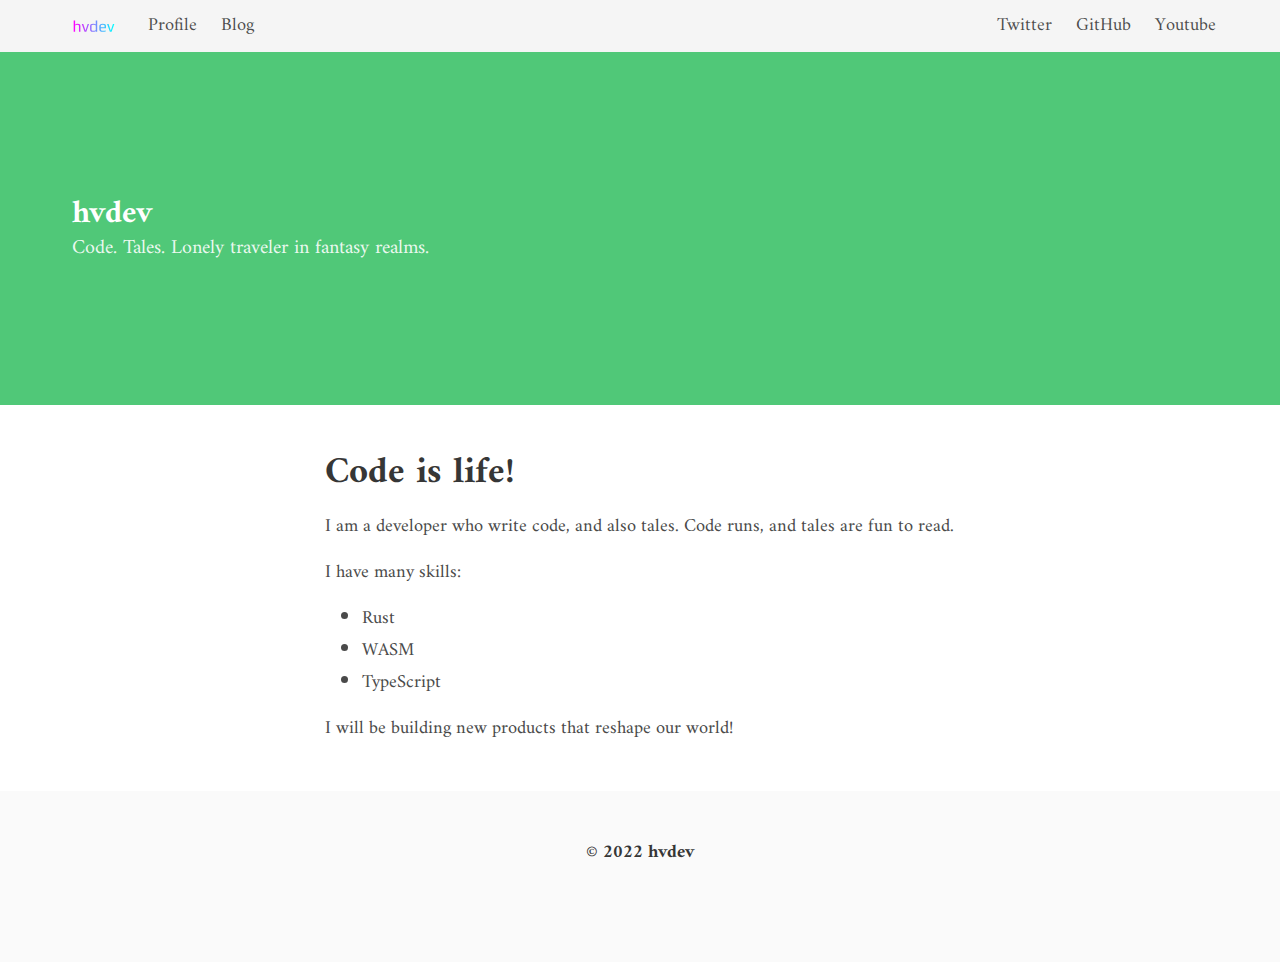
<file: index.html>
<!doctype html><html lang=en><head><meta charset=utf-8><meta content="IE=edge"http-equiv=X-UA-Compatible><meta content="width=device-width,initial-scale=1"name=viewport><title> hvdev </title><link href=/main.css rel=stylesheet><body><nav aria-label="main navigation" class="navbar is-light"role=navigation><div class=container><div class=navbar-brand><a class=navbar-item href=/> <img src=/hvdev.svg> </a><a aria-expanded=false aria-label=menu class=navbar-burger data-target=navbarBasicExample role=button> <span aria-hidden=true></span> <span aria-hidden=true></span> <span aria-hidden=true></span> </a></div><div class=navbar-menu id=navbarBasicExample><div class=navbar-start><a class=navbar-item href=/>Profile</a><a class=navbar-item href=/blog>Blog</a></div><div class=navbar-end><a class=navbar-item href=https://twitter.com/hvhvdevdev>Twitter</a><a class=navbar-item href=https://github.com/hvhvdevdev>GitHub</a><a class=navbar-item href=https://youtube.lab.hvdev.cc>Youtube</a></div></div></div></nav><script>document.addEventListener('DOMContentLoaded', () => {

        // Get all "navbar-burger" elements
        const $navbarBurgers = Array.prototype.slice.call(document.querySelectorAll('.navbar-burger'), 0);

        // Check if there are any navbar burgers
        if ($navbarBurgers.length > 0) {

            // Add a click event on each of them
            $navbarBurgers.forEach(el => {
                el.addEventListener('click', () => {

                    // Get the target from the "data-target" attribute
                    const target = el.dataset.target;
                    const $target = document.getElementById(target);

                    // Toggle the "is-active" class on both the "navbar-burger" and the "navbar-menu"
                    el.classList.toggle('is-active');
                    $target.classList.toggle('is-active');

                });
            });
        }

    });</script><section class="hero is-primary is-medium"><div class=hero-body><p class=title>hvdev<p class="subtitle is-family-secondary">Code. Tales. Lonely traveler in fantasy realms.</div></section><main class="main section"><div class=container><div class=columns><div class="column is-10 is-offset-1"><div class=columns><div class="content column is-8 is-offset-2 is-family-secondary"><h1>Code is life!</h1><p>I am a developer who write code, and also tales. Code runs, and tales are fun to read.<p>I have many skills:<ul><li>Rust<li>WASM<li>TypeScript</ul><p><p>I will be building new products that reshape our world!</div></div></div></div></div></main><footer class=footer><div class="content has-text-centered"><p><strong> © 2022 hvdev </strong></div></footer>
</file>
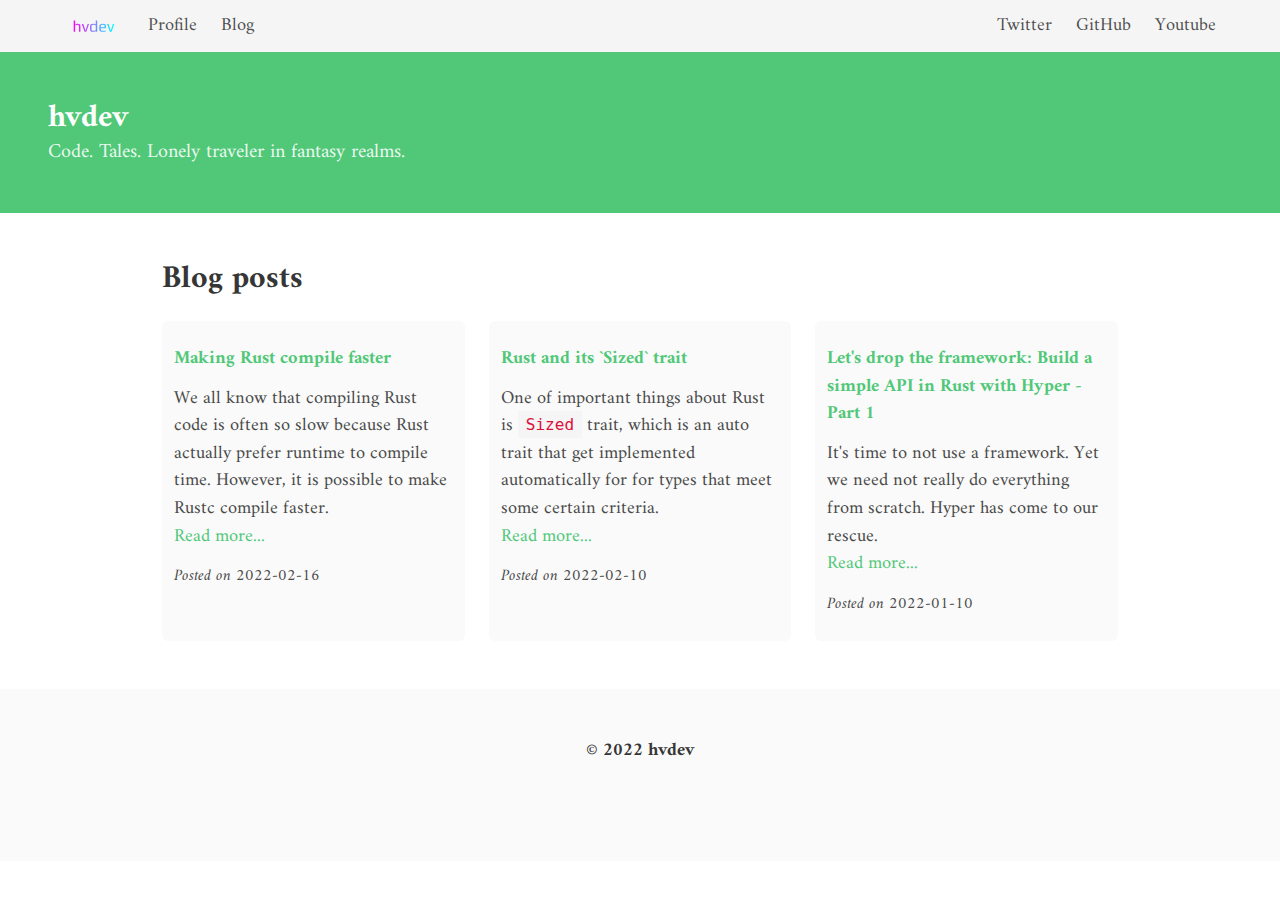
<file: blog/index.html>
<!doctype html><html lang=en><head><meta charset=utf-8><meta content="IE=edge"http-equiv=X-UA-Compatible><meta content="width=device-width,initial-scale=1"name=viewport><title> hvdev </title><link href=/main.css rel=stylesheet><body><nav aria-label="main navigation" class="navbar is-light"role=navigation><div class=container><div class=navbar-brand><a class=navbar-item href=/> <img src=/hvdev.svg> </a><a aria-expanded=false aria-label=menu class=navbar-burger data-target=navbarBasicExample role=button> <span aria-hidden=true></span> <span aria-hidden=true></span> <span aria-hidden=true></span> </a></div><div class=navbar-menu id=navbarBasicExample><div class=navbar-start><a class=navbar-item href=/>Profile</a><a class=navbar-item href=/blog>Blog</a></div><div class=navbar-end><a class=navbar-item href=https://twitter.com/hvhvdevdev>Twitter</a><a class=navbar-item href=https://github.com/hvhvdevdev>GitHub</a><a class=navbar-item href=https://youtube.lab.hvdev.cc>Youtube</a></div></div></div></nav><script>document.addEventListener('DOMContentLoaded', () => {

        // Get all "navbar-burger" elements
        const $navbarBurgers = Array.prototype.slice.call(document.querySelectorAll('.navbar-burger'), 0);

        // Check if there are any navbar burgers
        if ($navbarBurgers.length > 0) {

            // Add a click event on each of them
            $navbarBurgers.forEach(el => {
                el.addEventListener('click', () => {

                    // Get the target from the "data-target" attribute
                    const target = el.dataset.target;
                    const $target = document.getElementById(target);

                    // Toggle the "is-active" class on both the "navbar-burger" and the "navbar-menu"
                    el.classList.toggle('is-active');
                    $target.classList.toggle('is-active');

                });
            });
        }

    });</script><section class="hero is-primary"><div class=hero-body><p class=title>hvdev<p class="subtitle is-family-secondary">Code. Tales. Lonely traveler in fantasy realms.</div></section><main class="main section"><div class=container><div class=columns><div class="column is-10 is-offset-1"><h1 class=title>Blog posts</h1><div class="columns is-multiline"><div class="column is-one-third"><div class="box is-shadowless mx-0 px-0 has-background-white-bis p-3 py-5" style="height: 100%;"><p class=mb-3><a href=https://hvdev.cc/blog/rust-compile-faster/> <strong> Making Rust compile faster </strong></a><p><p>We all know that compiling Rust code is often so slow because Rust actually prefer runtime to compile time. However, it is possible to make Rustc compile faster.</p><a href=https://hvdev.cc/blog/rust-compile-faster/>Read more...</a><p><p class=mt-3><small><i>Posted on 2022-02-16</i></small></div></div><div class="column is-one-third"><div class="box is-shadowless mx-0 px-0 has-background-white-bis p-3 py-5" style="height: 100%;"><p class=mb-3><a href=https://hvdev.cc/blog/rust-sized-trait/> <strong> Rust and its `Sized` trait </strong></a><p><p>One of important things about Rust is <code>Sized</code> trait, which is an auto trait that get implemented automatically for for types that meet some certain criteria.</p><a href=https://hvdev.cc/blog/rust-sized-trait/>Read more...</a><p><p class=mt-3><small><i>Posted on 2022-02-10</i></small></div></div><div class="column is-one-third"><div class="box is-shadowless mx-0 px-0 has-background-white-bis p-3 py-5" style="height: 100%;"><p class=mb-3><a href=https://hvdev.cc/blog/build-a-simple-api-rust-hyper/> <strong> Let's drop the framework: Build a simple API in Rust with Hyper - Part 1 </strong></a><p><p>It's time to not use a framework. Yet we need not really do everything from scratch. Hyper has come to our rescue.</p><a href=https://hvdev.cc/blog/build-a-simple-api-rust-hyper/>Read more...</a><p><p class=mt-3><small><i>Posted on 2022-01-10</i></small></div></div></div></div></div></div></main><footer class=footer><div class="content has-text-centered"><p><strong> © 2022 hvdev </strong></div></footer>
</file>
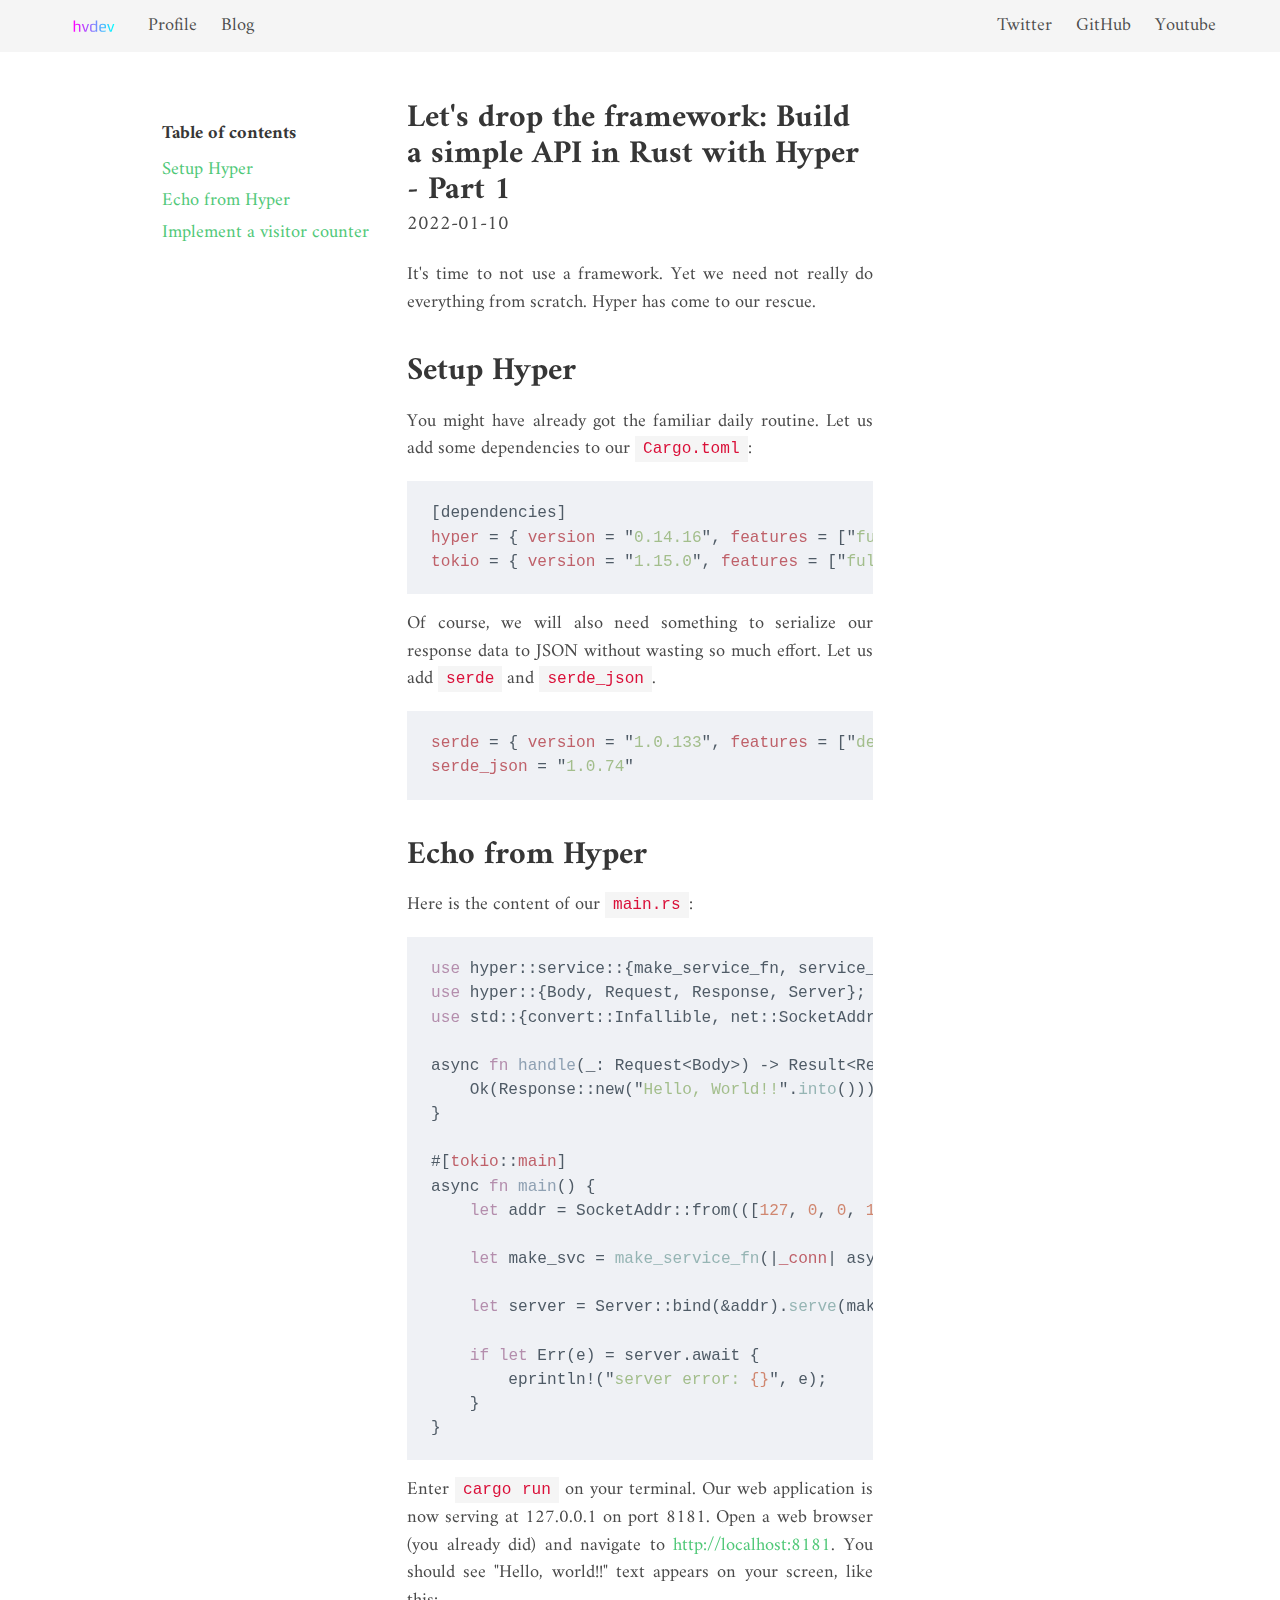
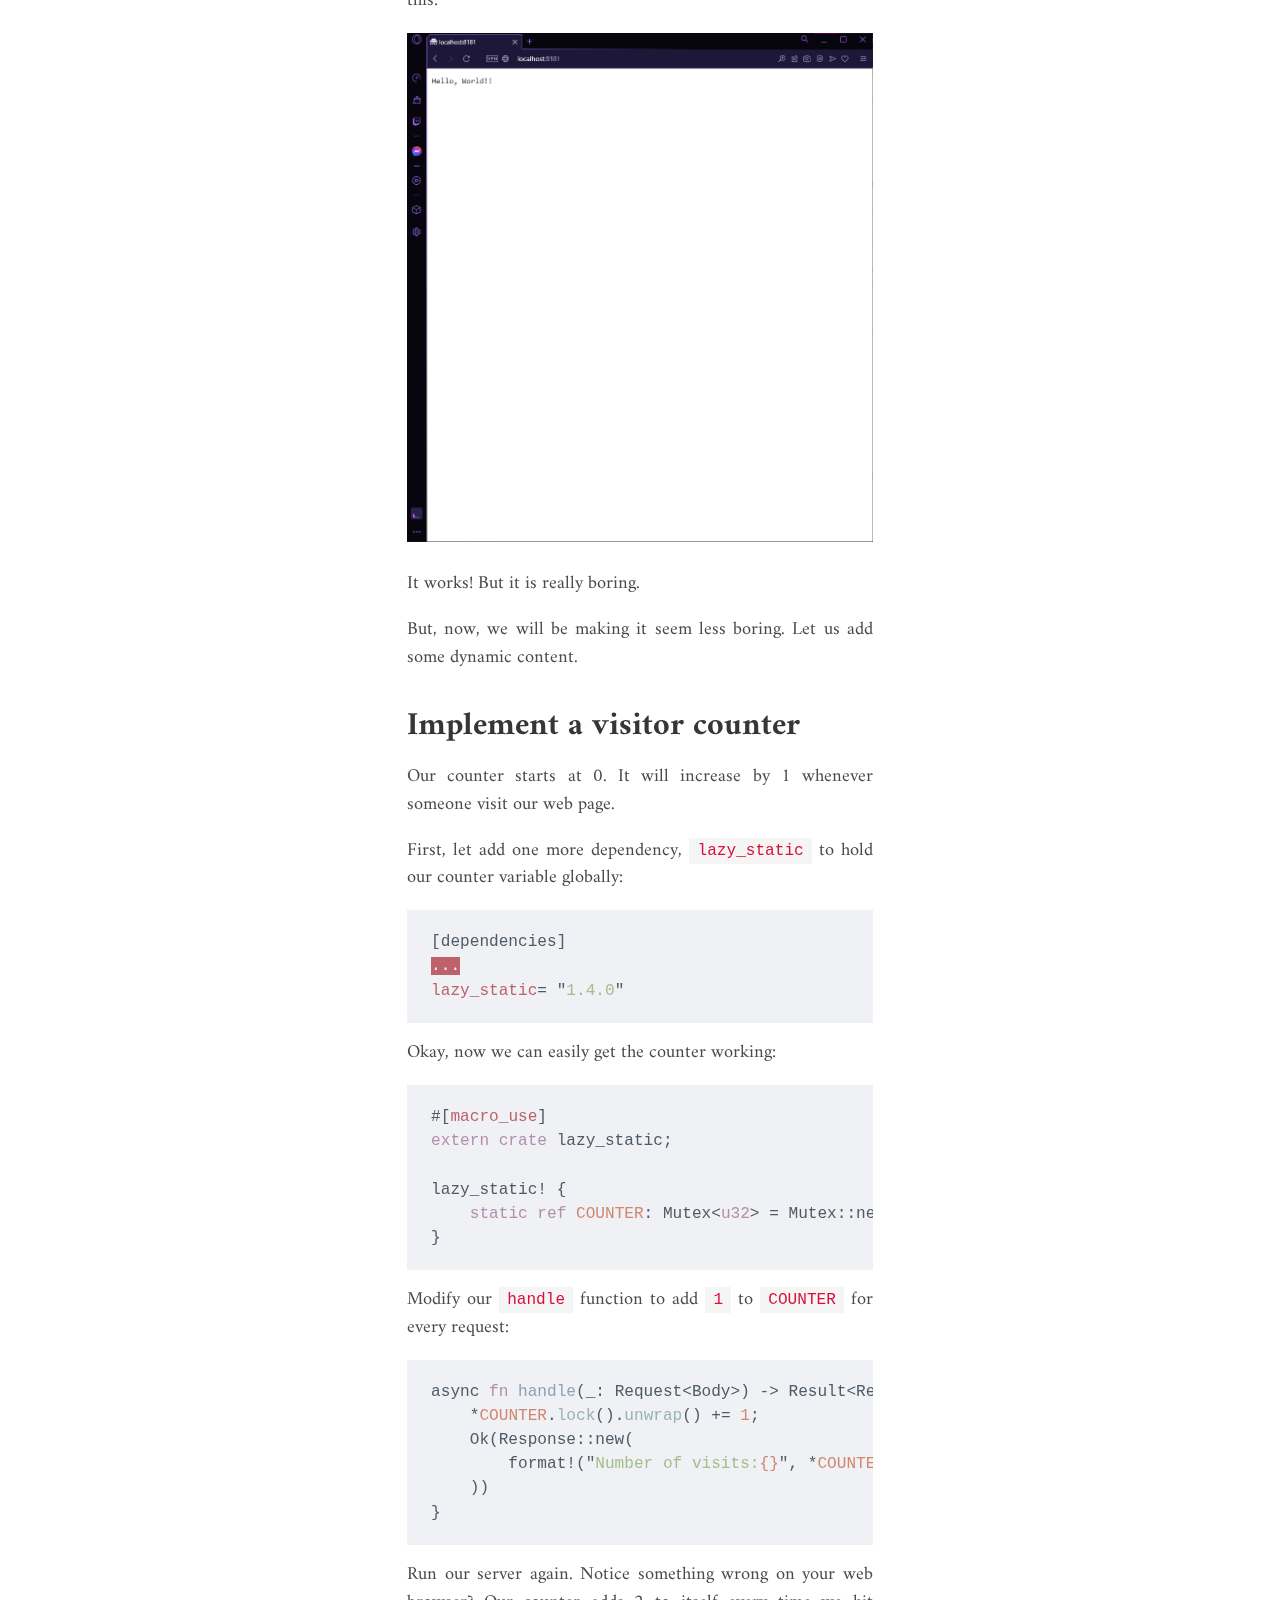
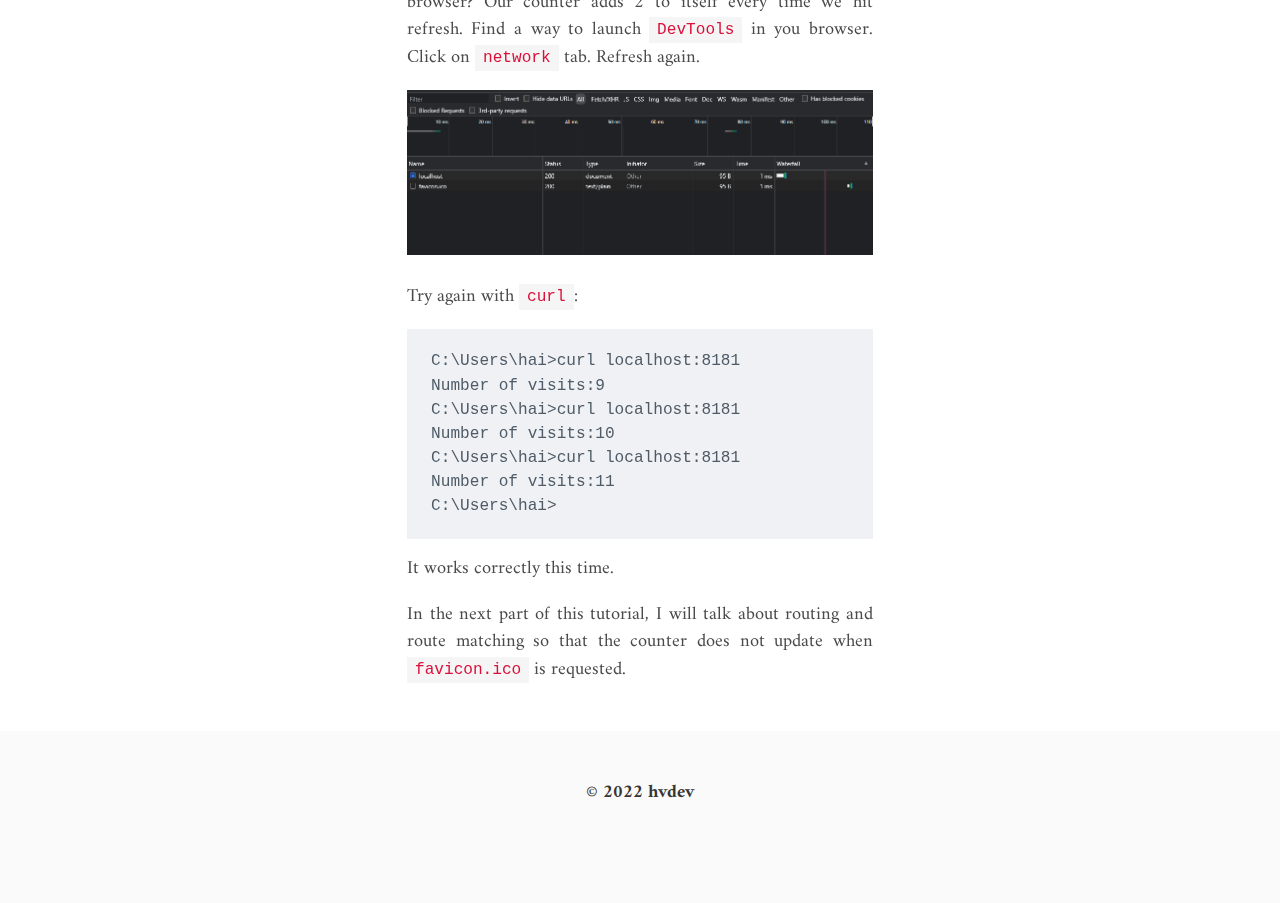
<file: blog/build-a-simple-api-rust-hyper/index.html>
<!doctype html><html lang=en><head><meta charset=utf-8><meta content="IE=edge"http-equiv=X-UA-Compatible><meta content="width=device-width,initial-scale=1"name=viewport><title> Let's drop the framework: Build a simple API in Rust with Hyper - Part 1 </title><link href=/main.css rel=stylesheet><body><nav aria-label="main navigation" class="navbar is-light"role=navigation><div class=container><div class=navbar-brand><a class=navbar-item href=/> <img src=/hvdev.svg> </a><a aria-expanded=false aria-label=menu class=navbar-burger data-target=navbarBasicExample role=button> <span aria-hidden=true></span> <span aria-hidden=true></span> <span aria-hidden=true></span> </a></div><div class=navbar-menu id=navbarBasicExample><div class=navbar-start><a class=navbar-item href=/>Profile</a><a class=navbar-item href=/blog>Blog</a></div><div class=navbar-end><a class=navbar-item href=https://twitter.com/hvhvdevdev>Twitter</a><a class=navbar-item href=https://github.com/hvhvdevdev>GitHub</a><a class=navbar-item href=https://youtube.lab.hvdev.cc>Youtube</a></div></div></div></nav><script>document.addEventListener('DOMContentLoaded', () => {

        // Get all "navbar-burger" elements
        const $navbarBurgers = Array.prototype.slice.call(document.querySelectorAll('.navbar-burger'), 0);

        // Check if there are any navbar burgers
        if ($navbarBurgers.length > 0) {

            // Add a click event on each of them
            $navbarBurgers.forEach(el => {
                el.addEventListener('click', () => {

                    // Get the target from the "data-target" attribute
                    const target = el.dataset.target;
                    const $target = document.getElementById(target);

                    // Toggle the "is-active" class on both the "navbar-burger" and the "navbar-menu"
                    el.classList.toggle('is-active');
                    $target.classList.toggle('is-active');

                });
            });
        }

    });</script><main class="main section"><div class=container><div class=columns><div class="column is-10 is-offset-1"><div class=columns><div class="column is-3"><div class="box is-shadowless px-0"><strong>Table of contents</strong><ul class="py-1 is-family-secondary"><li class=my-1><a href=https://hvdev.cc/blog/build-a-simple-api-rust-hyper/#setup-hyper>Setup Hyper</a><li class=my-1><a href=https://hvdev.cc/blog/build-a-simple-api-rust-hyper/#echo-from-hyper>Echo from Hyper</a><li class=my-1><a href=https://hvdev.cc/blog/build-a-simple-api-rust-hyper/#implement-a-visitor-counter>Implement a visitor counter</a></ul></div></div><div class="column is-6"><h1 class=title>Let's drop the framework: Build a simple API in Rust with Hyper - Part 1</h1><p class="subtitle is-small is-family-secondary">2022-01-10<div class="content has-text-justified is-family-secondary"><p>It's time to not use a framework. Yet we need not really do everything from scratch. Hyper has come to our rescue.</p><span id=continue-reading></span><h2 id=setup-hyper>Setup Hyper</h2><p>You might have already got the familiar daily routine. Let us add some dependencies to our <code>Cargo.toml</code>:<pre class=language-toml data-lang=toml style=background-color:#eff1f5;color:#4f5b66;><code class=language-toml data-lang=toml><span>[dependencies]
</span><span style=color:#bf616a;>hyper </span><span>= { </span><span style=color:#bf616a;>version </span><span>= "</span><span style=color:#a3be8c;>0.14.16</span><span>", </span><span style=color:#bf616a;>features </span><span>= ["</span><span style=color:#a3be8c;>full</span><span>"] }
</span><span style=color:#bf616a;>tokio </span><span>= { </span><span style=color:#bf616a;>version </span><span>= "</span><span style=color:#a3be8c;>1.15.0</span><span>", </span><span style=color:#bf616a;>features </span><span>= ["</span><span style=color:#a3be8c;>full</span><span>"] }
</span></code></pre><p>Of course, we will also need something to serialize our response data to JSON without wasting so much effort. Let us add <code>serde</code> and <code>serde_json</code>.<pre class=language-toml data-lang=toml style=background-color:#eff1f5;color:#4f5b66;><code class=language-toml data-lang=toml><span style=color:#bf616a;>serde </span><span>= { </span><span style=color:#bf616a;>version </span><span>= "</span><span style=color:#a3be8c;>1.0.133</span><span>", </span><span style=color:#bf616a;>features </span><span>= ["</span><span style=color:#a3be8c;>derive</span><span>"] }
</span><span style=color:#bf616a;>serde_json </span><span>= "</span><span style=color:#a3be8c;>1.0.74</span><span>"
</span></code></pre><h2 id=echo-from-hyper>Echo from Hyper</h2><p>Here is the content of our <code>main.rs</code>:<pre class=language-rust data-lang=rust style=background-color:#eff1f5;color:#4f5b66;><code class=language-rust data-lang=rust><span style=color:#b48ead;>use </span><span>hyper::service::{make_service_fn, service_fn};
</span><span style=color:#b48ead;>use </span><span>hyper::{Body, Request, Response, Server};
</span><span style=color:#b48ead;>use </span><span>std::{convert::Infallible, net::SocketAddr};
</span><span>
</span><span>async </span><span style=color:#b48ead;>fn </span><span style=color:#8fa1b3;>handle</span><span>(_: Request&LTBody>) -> Result&LTResponse&LTBody>, Infallible> {
</span><span>    Ok(Response::new("</span><span style=color:#a3be8c;>Hello, World!!</span><span>".</span><span style=color:#96b5b4;>into</span><span>()))
</span><span>}
</span><span>
</span><span>#[</span><span style=color:#bf616a;>tokio</span><span>::</span><span style=color:#bf616a;>main</span><span>]
</span><span>async </span><span style=color:#b48ead;>fn </span><span style=color:#8fa1b3;>main</span><span>() {
</span><span>    </span><span style=color:#b48ead;>let</span><span> addr = SocketAddr::from(([</span><span style=color:#d08770;>127</span><span>, </span><span style=color:#d08770;>0</span><span>, </span><span style=color:#d08770;>0</span><span>, </span><span style=color:#d08770;>1</span><span>], </span><span style=color:#d08770;>8181</span><span>));
</span><span>
</span><span>    </span><span style=color:#b48ead;>let</span><span> make_svc = </span><span style=color:#96b5b4;>make_service_fn</span><span>(|</span><span style=color:#bf616a;>_conn</span><span>| async { Ok::<_, Infallible>(</span><span style=color:#96b5b4;>service_fn</span><span>(handle)) });
</span><span>
</span><span>    </span><span style=color:#b48ead;>let</span><span> server = Server::bind(&addr).</span><span style=color:#96b5b4;>serve</span><span>(make_svc);
</span><span>
</span><span>    </span><span style=color:#b48ead;>if let </span><span>Err(e) = server.await {
</span><span>        eprintln!("</span><span style=color:#a3be8c;>server error: </span><span style=color:#d08770;>{}</span><span>", e);
</span><span>    }
</span><span>}
</span></code></pre><p>Enter <code>cargo run</code> on your terminal. Our web application is now serving at 127.0.0.1 on port 8181. Open a web browser (you already did) and navigate to <a href=http://localhost:8181>http://localhost:8181</a>. You should see "Hello, world!!" text appears on your screen, like this:<p><img alt="Hello, world!!"src=/img/hyperrs-img1.png><p>It works! But it is really boring.<p>But, now, we will be making it seem less boring. Let us add some dynamic content.<h2 id=implement-a-visitor-counter>Implement a visitor counter</h2><p>Our counter starts at 0. It will increase by 1 whenever someone visit our web page.<p>First, let add one more dependency, <code>lazy_static</code> to hold our counter variable globally:<pre class=language-toml data-lang=toml style=background-color:#eff1f5;color:#4f5b66;><code class=language-toml data-lang=toml><span>[dependencies]
</span><span style=background-color:#bf616a;color:#eff1f5;>...</span><span>
</span><span style=color:#bf616a;>lazy_static</span><span>= "</span><span style=color:#a3be8c;>1.4.0</span><span>"
</span></code></pre><p>Okay, now we can easily get the counter working:<pre class=language-rust data-lang=rust style=background-color:#eff1f5;color:#4f5b66;><code class=language-rust data-lang=rust><span>#[</span><span style=color:#bf616a;>macro_use</span><span>]
</span><span style=color:#b48ead;>extern crate</span><span> lazy_static;
</span><span>
</span><span>lazy_static! {
</span><span>    </span><span style=color:#b48ead;>static ref </span><span style=color:#d08770;>COUNTER</span><span>: Mutex<</span><span style=color:#b48ead;>u32</span><span>> = Mutex::new(</span><span style=color:#d08770;>0</span><span>);
</span><span>}
</span></code></pre><p>Modify our <code>handle</code> function to add <code>1</code> to <code>COUNTER</code> for every request:<pre class=language-rust data-lang=rust style=background-color:#eff1f5;color:#4f5b66;><code class=language-rust data-lang=rust><span>async </span><span style=color:#b48ead;>fn </span><span style=color:#8fa1b3;>handle</span><span>(_: Request&LTBody>) -> Result&LTResponse&LTBody>, Infallible> {
</span><span>    *</span><span style=color:#d08770;>COUNTER</span><span>.</span><span style=color:#96b5b4;>lock</span><span>().</span><span style=color:#96b5b4;>unwrap</span><span>() += </span><span style=color:#d08770;>1</span><span>;
</span><span>    Ok(Response::new(
</span><span>        format!("</span><span style=color:#a3be8c;>Number of visits:</span><span style=color:#d08770;>{}</span><span>", *</span><span style=color:#d08770;>COUNTER</span><span>.</span><span style=color:#96b5b4;>lock</span><span>().</span><span style=color:#96b5b4;>unwrap</span><span>()).</span><span style=color:#96b5b4;>into</span><span>(),
</span><span>    ))
</span><span>}
</span></code></pre><p>Run our server again. Notice something wrong on your web browser? Our counter adds 2 to itself every time we hit refresh. Find a way to launch <code>DevTools</code> in you browser. Click on <code>network</code> tab. Refresh again.<p><img alt="Hyper.rs network tab"src=/img/hyperrs-img2.png><p>Try again with <code>curl</code>:<pre class=language-text data-lang=text style=background-color:#eff1f5;color:#4f5b66;><code class=language-text data-lang=text><span>C:\Users\hai>curl localhost:8181
</span><span>Number of visits:9
</span><span>C:\Users\hai>curl localhost:8181
</span><span>Number of visits:10
</span><span>C:\Users\hai>curl localhost:8181
</span><span>Number of visits:11
</span><span>C:\Users\hai>
</span></code></pre><p>It works correctly this time.<p>In the next part of this tutorial, I will talk about routing and route matching so that the counter does not update when <code>favicon.ico</code> is requested.</div></div></div></div></div></div></main><footer class=footer><div class="content has-text-centered"><p><strong> © 2022 hvdev </strong></div></footer>
</file>
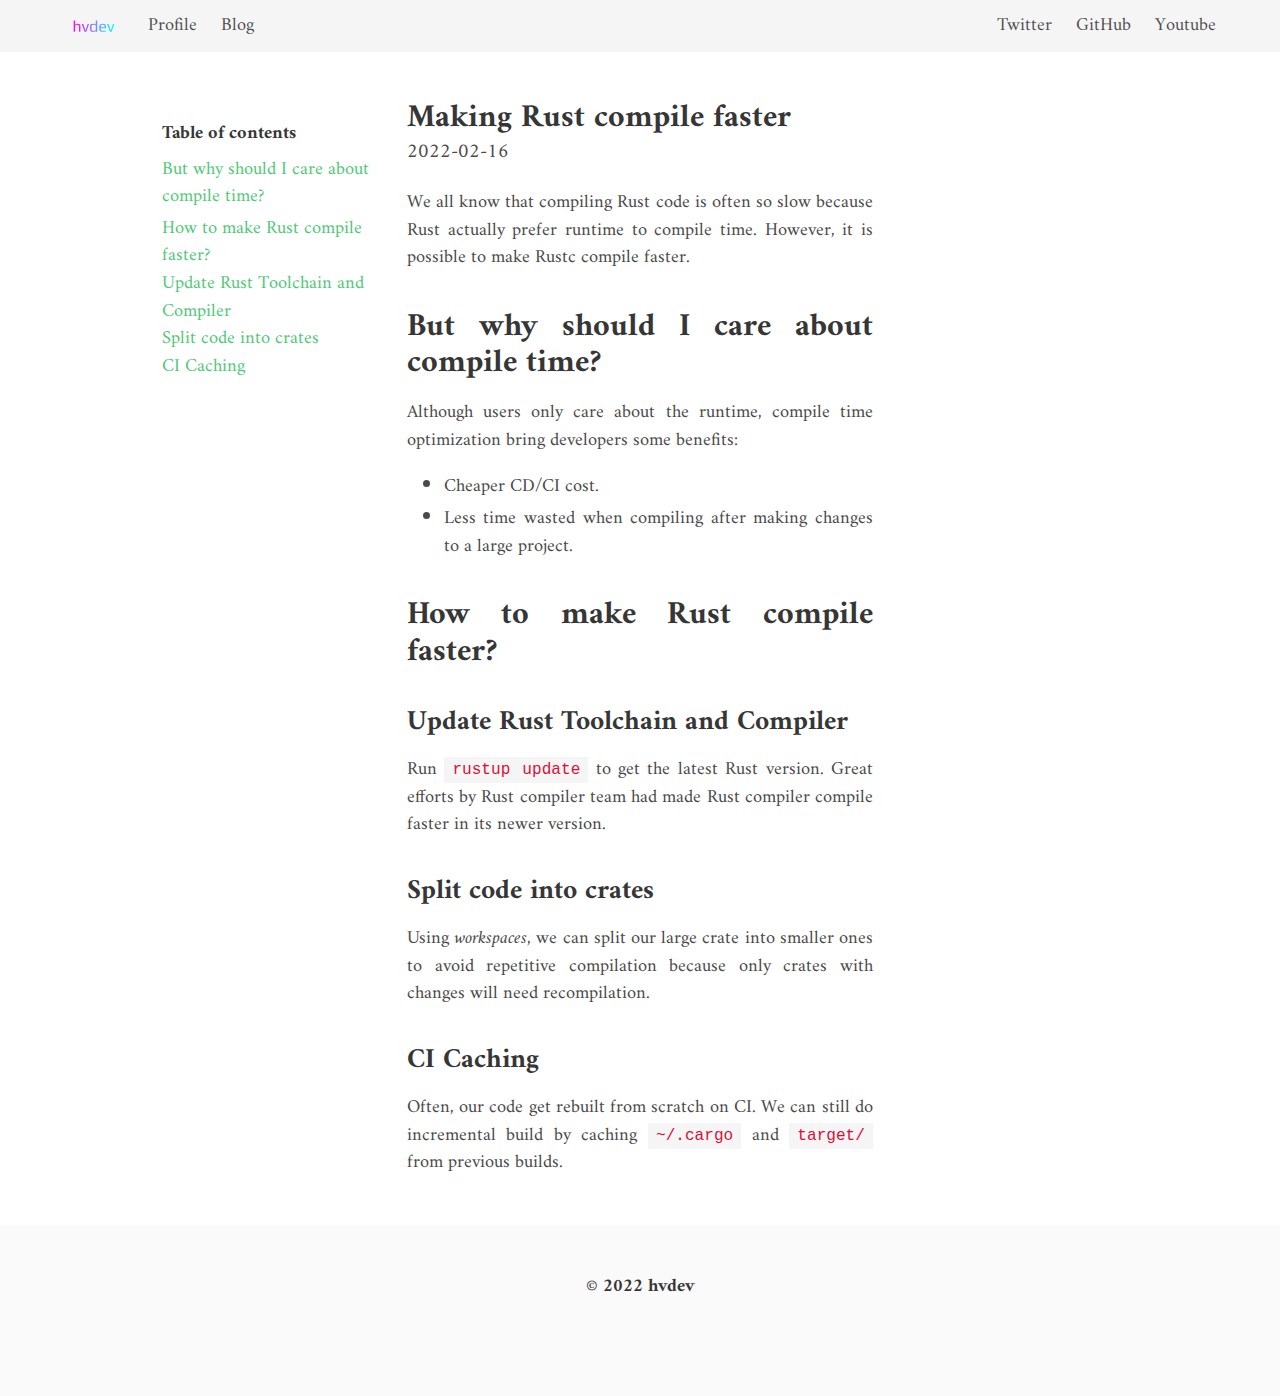
<file: blog/rust-compile-faster/index.html>
<!doctype html><html lang=en><head><meta charset=utf-8><meta content="IE=edge"http-equiv=X-UA-Compatible><meta content="width=device-width,initial-scale=1"name=viewport><title> Making Rust compile faster </title><link href=/main.css rel=stylesheet><body><nav aria-label="main navigation" class="navbar is-light"role=navigation><div class=container><div class=navbar-brand><a class=navbar-item href=/> <img src=/hvdev.svg> </a><a aria-expanded=false aria-label=menu class=navbar-burger data-target=navbarBasicExample role=button> <span aria-hidden=true></span> <span aria-hidden=true></span> <span aria-hidden=true></span> </a></div><div class=navbar-menu id=navbarBasicExample><div class=navbar-start><a class=navbar-item href=/>Profile</a><a class=navbar-item href=/blog>Blog</a></div><div class=navbar-end><a class=navbar-item href=https://twitter.com/hvhvdevdev>Twitter</a><a class=navbar-item href=https://github.com/hvhvdevdev>GitHub</a><a class=navbar-item href=https://youtube.lab.hvdev.cc>Youtube</a></div></div></div></nav><script>document.addEventListener('DOMContentLoaded', () => {

        // Get all "navbar-burger" elements
        const $navbarBurgers = Array.prototype.slice.call(document.querySelectorAll('.navbar-burger'), 0);

        // Check if there are any navbar burgers
        if ($navbarBurgers.length > 0) {

            // Add a click event on each of them
            $navbarBurgers.forEach(el => {
                el.addEventListener('click', () => {

                    // Get the target from the "data-target" attribute
                    const target = el.dataset.target;
                    const $target = document.getElementById(target);

                    // Toggle the "is-active" class on both the "navbar-burger" and the "navbar-menu"
                    el.classList.toggle('is-active');
                    $target.classList.toggle('is-active');

                });
            });
        }

    });</script><main class="main section"><div class=container><div class=columns><div class="column is-10 is-offset-1"><div class=columns><div class="column is-3"><div class="box is-shadowless px-0"><strong>Table of contents</strong><ul class="py-1 is-family-secondary"><li class=my-1><a href=https://hvdev.cc/blog/rust-compile-faster/#but-why-should-i-care-about-compile-time>But why should I care about compile time?</a><li class=my-1><a href=https://hvdev.cc/blog/rust-compile-faster/#how-to-make-rust-compile-faster>How to make Rust compile faster?</a> <ul><li><a href=https://hvdev.cc/blog/rust-compile-faster/#update-rust-toolchain-and-compiler>Update Rust Toolchain and Compiler</a><li><a href=https://hvdev.cc/blog/rust-compile-faster/#split-code-into-crates>Split code into crates</a><li><a href=https://hvdev.cc/blog/rust-compile-faster/#ci-caching>CI Caching</a></ul></ul></div></div><div class="column is-6"><h1 class=title>Making Rust compile faster</h1><p class="subtitle is-small is-family-secondary">2022-02-16<div class="content has-text-justified is-family-secondary"><p>We all know that compiling Rust code is often so slow because Rust actually prefer runtime to compile time. However, it is possible to make Rustc compile faster.</p><span id=continue-reading></span><h2 id=but-why-should-i-care-about-compile-time>But why should I care about compile time?</h2><p>Although users only care about the runtime, compile time optimization bring developers some benefits:<ul><li>Cheaper CD/CI cost.<li>Less time wasted when compiling after making changes to a large project.</ul><h2 id=how-to-make-rust-compile-faster>How to make Rust compile faster?</h2><h3 id=update-rust-toolchain-and-compiler>Update Rust Toolchain and Compiler</h3><p>Run <code>rustup update</code> to get the latest Rust version. Great efforts by Rust compiler team had made Rust compiler compile faster in its newer version.<h3 id=split-code-into-crates>Split code into crates</h3><p>Using <em>workspaces</em>, we can split our large crate into smaller ones to avoid repetitive compilation because only crates with changes will need recompilation.<h3 id=ci-caching>CI Caching</h3><p>Often, our code get rebuilt from scratch on CI. We can still do incremental build by caching <code>~/.cargo</code> and <code>target/</code> from previous builds.</div></div></div></div></div></div></main><footer class=footer><div class="content has-text-centered"><p><strong> © 2022 hvdev </strong></div></footer>
</file>
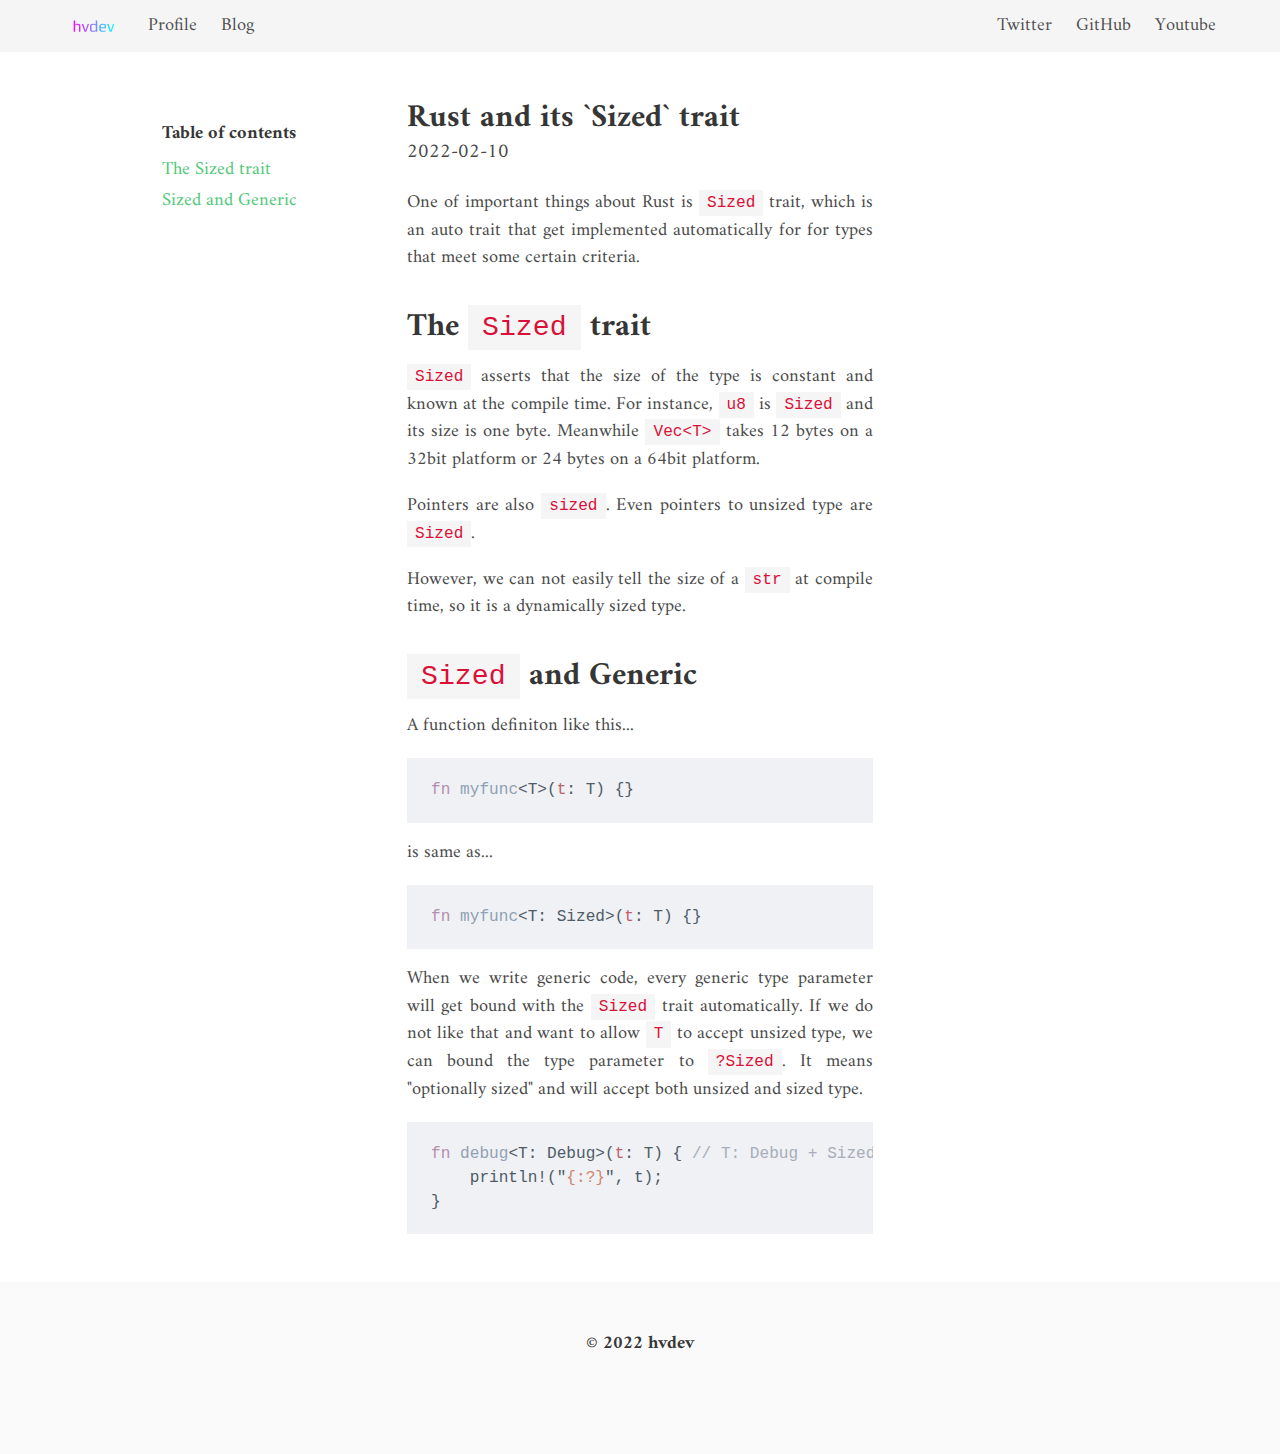
<file: blog/rust-sized-trait/index.html>
<!doctype html><html lang=en><head><meta charset=utf-8><meta content="IE=edge"http-equiv=X-UA-Compatible><meta content="width=device-width,initial-scale=1"name=viewport><title> Rust and its `Sized` trait </title><link href=/main.css rel=stylesheet><body><nav aria-label="main navigation" class="navbar is-light"role=navigation><div class=container><div class=navbar-brand><a class=navbar-item href=/> <img src=/hvdev.svg> </a><a aria-expanded=false aria-label=menu class=navbar-burger data-target=navbarBasicExample role=button> <span aria-hidden=true></span> <span aria-hidden=true></span> <span aria-hidden=true></span> </a></div><div class=navbar-menu id=navbarBasicExample><div class=navbar-start><a class=navbar-item href=/>Profile</a><a class=navbar-item href=/blog>Blog</a></div><div class=navbar-end><a class=navbar-item href=https://twitter.com/hvhvdevdev>Twitter</a><a class=navbar-item href=https://github.com/hvhvdevdev>GitHub</a><a class=navbar-item href=https://youtube.lab.hvdev.cc>Youtube</a></div></div></div></nav><script>document.addEventListener('DOMContentLoaded', () => {

        // Get all "navbar-burger" elements
        const $navbarBurgers = Array.prototype.slice.call(document.querySelectorAll('.navbar-burger'), 0);

        // Check if there are any navbar burgers
        if ($navbarBurgers.length > 0) {

            // Add a click event on each of them
            $navbarBurgers.forEach(el => {
                el.addEventListener('click', () => {

                    // Get the target from the "data-target" attribute
                    const target = el.dataset.target;
                    const $target = document.getElementById(target);

                    // Toggle the "is-active" class on both the "navbar-burger" and the "navbar-menu"
                    el.classList.toggle('is-active');
                    $target.classList.toggle('is-active');

                });
            });
        }

    });</script><main class="main section"><div class=container><div class=columns><div class="column is-10 is-offset-1"><div class=columns><div class="column is-3"><div class="box is-shadowless px-0"><strong>Table of contents</strong><ul class="py-1 is-family-secondary"><li class=my-1><a href=https://hvdev.cc/blog/rust-sized-trait/#the-sized-trait>The Sized trait</a><li class=my-1><a href=https://hvdev.cc/blog/rust-sized-trait/#sized-and-generic>Sized and Generic</a></ul></div></div><div class="column is-6"><h1 class=title>Rust and its `Sized` trait</h1><p class="subtitle is-small is-family-secondary">2022-02-10<div class="content has-text-justified is-family-secondary"><p>One of important things about Rust is <code>Sized</code> trait, which is an auto trait that get implemented automatically for for types that meet some certain criteria.</p><span id=continue-reading></span><h2 id=the-sized-trait>The <code>Sized</code> trait</h2><p><code>Sized</code> asserts that the size of the type is constant and known at the compile time. For instance, <code>u8</code> is <code>Sized</code> and its size is one byte. Meanwhile <code>Vec&LTT></code> takes 12 bytes on a 32bit platform or 24 bytes on a 64bit platform.<p>Pointers are also <code>sized</code>. Even pointers to unsized type are <code>Sized</code>.<p>However, we can not easily tell the size of a <code>str</code> at compile time, so it is a dynamically sized type.<h2 id=sized-and-generic><code>Sized</code> and Generic</h2><p>A function definiton like this...<pre class=language-rust data-lang=rust style=background-color:#eff1f5;color:#4f5b66;><code class=language-rust data-lang=rust><span style=color:#b48ead;>fn </span><span style=color:#8fa1b3;>myfunc</span><span>&LTT>(</span><span style=color:#bf616a;>t</span><span>: T) {}
</span></code></pre><p>is same as...<pre class=language-rust data-lang=rust style=background-color:#eff1f5;color:#4f5b66;><code class=language-rust data-lang=rust><span style=color:#b48ead;>fn </span><span style=color:#8fa1b3;>myfunc</span><span>&LTT: Sized>(</span><span style=color:#bf616a;>t</span><span>: T) {}
</span></code></pre><p>When we write generic code, every generic type parameter will get bound with the <code>Sized</code> trait automatically. If we do not like that and want to allow <code>T</code> to accept unsized type, we can bound the type parameter to <code>?Sized</code>. It means "optionally sized" and will accept both unsized and sized type.<pre class=language-rust data-lang=rust style=background-color:#eff1f5;color:#4f5b66;><code class=language-rust data-lang=rust><span style=color:#b48ead;>fn </span><span style=color:#8fa1b3;>debug</span><span>&LTT: Debug>(</span><span style=color:#bf616a;>t</span><span>: T) { </span><span style=color:#a7adba;>// T: Debug + Sized
</span><span>    println!("</span><span style=color:#d08770;>{:?}</span><span>", t);
</span><span>}
</span></code></pre></div></div></div></div></div></div></main><footer class=footer><div class="content has-text-centered"><p><strong> © 2022 hvdev </strong></div></footer>
</file>
